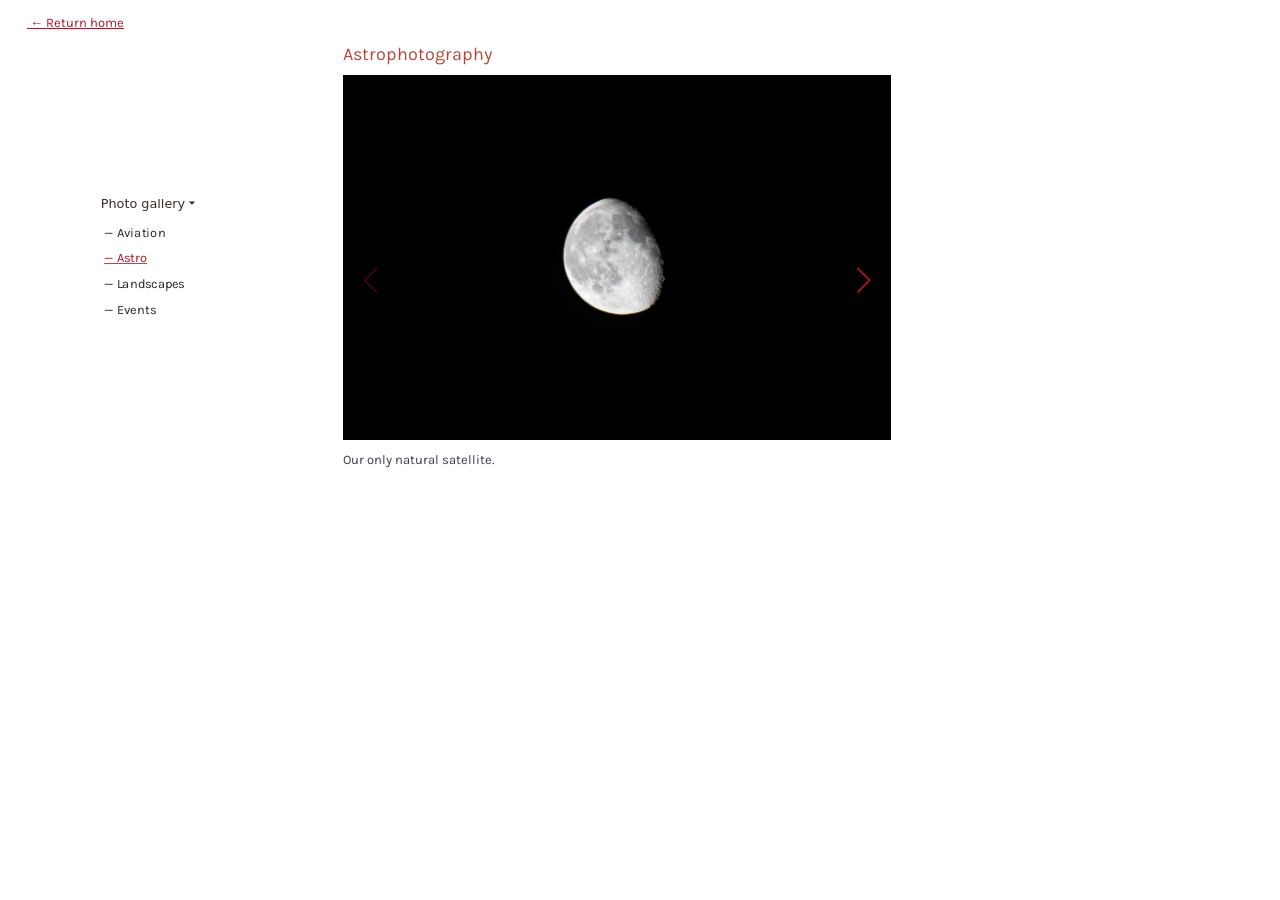
<file: astro.html>
<!DOCTYPE html>
<html data-bs-theme="light" lang="en" style="height: 100%;">

<head>
    <meta charset="utf-8">
    <meta name="viewport" content="width=device-width, initial-scale=1.0, shrink-to-fit=no">
    <title>Astrophotography</title>
    <link rel="icon" type="image/jpeg" sizes="2555x2555" href="assets/img/Final.jpg">
    <link rel="stylesheet" href="assets/bootstrap/css/bootstrap.min.css">
    <link rel="stylesheet" href="https://fonts.googleapis.com/css?family=Adamina&amp;display=swap">
    <link rel="stylesheet" href="https://fonts.googleapis.com/css?family=Karla&amp;display=swap">
    <link rel="stylesheet" href="https://fonts.googleapis.com/css?family=Lora&amp;display=swap">
    <link rel="stylesheet" href="https://fonts.googleapis.com/css?family=Noto+Sans+JP&amp;display=swap">
    <link rel="stylesheet" href="https://fonts.googleapis.com/css?family=Noto+Serif+Georgian&amp;display=swap">
    <link rel="stylesheet" href="https://fonts.googleapis.com/css?family=Open+Sans&amp;display=swap">
    <link rel="stylesheet" href="https://fonts.googleapis.com/css?family=Roboto&amp;display=swap">
    <link rel="stylesheet" href="assets/css/bss-overrides.css">
    <link rel="stylesheet" href="assets/css/./embed/swiper/swiper.min.css">
    <link rel="stylesheet" href="assets/css/Client-Logo-Slider.css">
    <link rel="stylesheet" href="assets/css/Footer-Dark-Multi-Column-icons.css">
    <link rel="stylesheet" href="assets/css/MAV_LanguageSelectButton.css">
    <link rel="stylesheet" href="assets/css/styles.css">
    <link rel="stylesheet" href="assets/css/untitled-3.css">
    <link rel="stylesheet" href="assets/css/untitled-4.css">
    <link rel="stylesheet" href="assets/css/untitled-5.css">
    <link rel="stylesheet" href="assets/css/untitled-6.css">
    <link rel="stylesheet" href="assets/css/untitled-7.css">
</head>

<body>
    <div style="padding-left: 27px;height: 100%;padding-top: 10px;"><a class="font2" href="en/studio.html" style="color: rgb(181,18,35);border: 2px none var(--bs-danger-text-emphasis);">&nbsp;← Return home</a></div>
    <div class="d-flex" style="height: 100%;">
        <div class="container" style="width: 421px;padding-left: 77px;padding-top: 122px;height: 100%;">
            <div id="phogallery" style="padding-top: 30px;transform: scale(1);">
                <div class="dropdown show" id="gallery" style="transform: scale(0.80);"><a class="btn btn-primary dropdown-toggle" data-bs-toggle="dropdown" aria-expanded="true" data-bs-auto-close="false" role="button" style="background: rgba(255,255,255,0);color: rgb(62,42,42);border-radius: 0px;border: 8px none var(--bs-danger-text-emphasis);" href="bridge.html">Photo gallery</a>
                    <div class="dropdown-menu show font2" data-bs-popper="none" style="border-style: none;padding-left: 0px;--bs-primary: #ff5441;--bs-primary-rgb: 255,84,65;padding-top: 0;"><a class="dropdown-item" href="aviation.html">— Aviation</a><a class="dropdown-item" href="astro.html" style="text-decoration: underline;color: #b51223;">— Astro</a><a class="dropdown-item" href="landscapes.html">— Landscapes</a><a class="dropdown-item" href="events.html">— Events</a></div>
                </div>
            </div>
        </div>
        <div class="container-fluid">
            <div id="aviation" style="padding-right: 608px;padding-left: 100px;"><input class="form-control-plaintext font2" type="text" id="title" value="Astrophotography" readonly="" style="color: #b4493a;font-size: 18px;">
                <div></div>
                <div class="swiper" id="swiper-1" data-bss-swiper="{&quot;direction&quot;:&quot;horizontal&quot;,&quot;effect&quot;:&quot;slide&quot;,&quot;pagination&quot;:{&quot;el&quot;:&quot;.swiper-pagination&quot;,&quot;type&quot;:&quot;bullets&quot;},&quot;navigation&quot;:{&quot;nextEl&quot;:&quot;.swiper-button-next&quot;,&quot;prevEl&quot;:&quot;.swiper-button-prev&quot;}}">
                    <div class="swiper-wrapper">
                        <div class="swiper-slide"><img class="img-fluid w-100" width="2244" height="1496" src="assets/img/Gallery/Astro/Moon.jpg" alt="Slide Image">
                            <p class="font2" style="padding-top: 10px;">Our only natural satellite.</p>
                        </div>
                        <div class="swiper-slide"><img class="img-fluid w-100" width="4272" height="2848" src="assets/img/Gallery/Astro/andromeda.jpg" alt="Slide Image">
                            <p class="font2" style="padding-top: 10px;">A photo of a starry night, with the Andromeda Galaxy faintly visible.</p>
                        </div>
                        <div class="swiper-slide"><img class="img-fluid w-100" width="2608" height="1739" src="assets/img/Gallery/Astro/Auroras2IMG_0125.jpg" alt="Slide Image">
                            <p class="font2" style="padding-top: 10px;">A flight path under the auroras.</p>
                        </div>
                        <div class="swiper-slide"><img class="img-fluid w-100" width="4272" height="2848" src="assets/img/Gallery/Astro/29.3.2026_MG_9802.jpg" alt="Slide Image">
                            <p class="font2" style="padding-top: 10px;">B&amp;W image of a starry night.</p>
                        </div>
                        <div class="swiper-slide"><img class="img-fluid w-100" width="3526" height="2351" src="assets/img/Gallery/Astro/Auroras3IMG_0122.jpg" alt="Slide Image">
                            <p class="font2" style="padding-top: 10px;">Intense auroras in Southern Finland.</p>
                        </div>
                    </div>
                    <div>
                        <div class="swiper-button-prev" style="color: #b51223;width: 35px;transform: scale(0.60);"></div>
                        <div class="swiper-button-next" style="color: #b51223;transform: scale(0.60);width: 35px;"></div>
                    </div>
                    <div class="swiper-pagination" style="color: var(--bs-danger-text-emphasis);opacity: 0;"></div>
                </div>
            </div>
        </div>
    </div>
    <script src="assets/bootstrap/js/bootstrap.min.js"></script>
    <script src="assets/js/./embed/swiper/swiper.min.js"></script>
    <script src="assets/js/bs-init.js"></script>
    <script src="assets/js/Client-Logo-Slider-client-slider.js"></script>
</body>

</html>
</file>
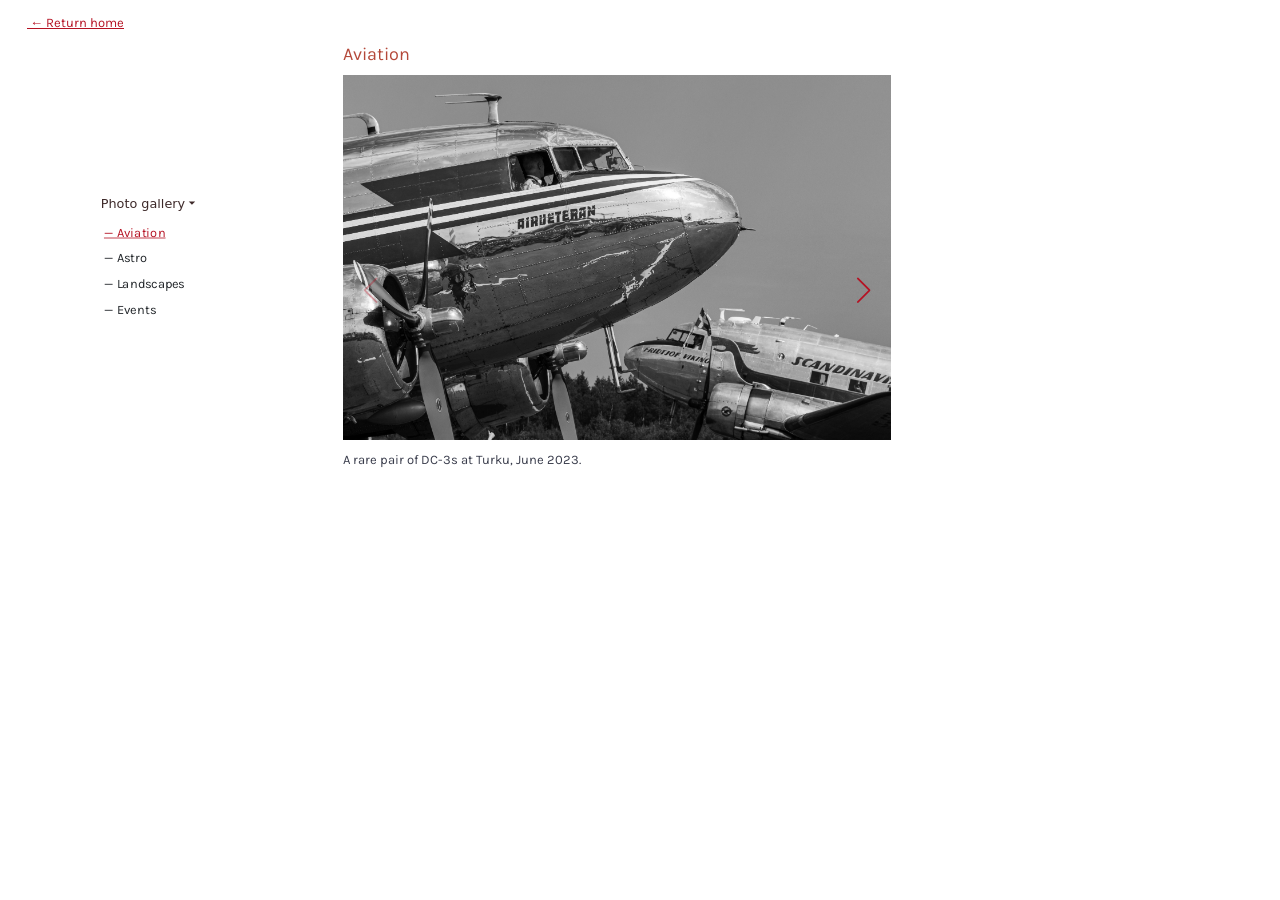
<file: aviation.html>
<!DOCTYPE html>
<html data-bs-theme="light" lang="en" style="height: 100%;">

<head>
    <meta charset="utf-8">
    <meta name="viewport" content="width=device-width, initial-scale=1.0, shrink-to-fit=no">
    <title>Aviation</title>
    <link rel="icon" type="image/jpeg" sizes="2555x2555" href="assets/img/Final.jpg">
    <link rel="stylesheet" href="assets/bootstrap/css/bootstrap.min.css">
    <link rel="stylesheet" href="https://fonts.googleapis.com/css?family=Adamina&amp;display=swap">
    <link rel="stylesheet" href="https://fonts.googleapis.com/css?family=Karla&amp;display=swap">
    <link rel="stylesheet" href="https://fonts.googleapis.com/css?family=Lora&amp;display=swap">
    <link rel="stylesheet" href="https://fonts.googleapis.com/css?family=Noto+Sans+JP&amp;display=swap">
    <link rel="stylesheet" href="https://fonts.googleapis.com/css?family=Noto+Serif+Georgian&amp;display=swap">
    <link rel="stylesheet" href="https://fonts.googleapis.com/css?family=Open+Sans&amp;display=swap">
    <link rel="stylesheet" href="https://fonts.googleapis.com/css?family=Roboto&amp;display=swap">
    <link rel="stylesheet" href="assets/css/bss-overrides.css">
    <link rel="stylesheet" href="assets/css/./embed/swiper/swiper.min.css">
    <link rel="stylesheet" href="assets/css/Client-Logo-Slider.css">
    <link rel="stylesheet" href="assets/css/Footer-Dark-Multi-Column-icons.css">
    <link rel="stylesheet" href="assets/css/MAV_LanguageSelectButton.css">
    <link rel="stylesheet" href="assets/css/styles.css">
    <link rel="stylesheet" href="assets/css/untitled-3.css">
    <link rel="stylesheet" href="assets/css/untitled-4.css">
    <link rel="stylesheet" href="assets/css/untitled-5.css">
    <link rel="stylesheet" href="assets/css/untitled-6.css">
    <link rel="stylesheet" href="assets/css/untitled-7.css">
</head>

<body>
    <div style="padding-left: 27px;height: 100%;padding-top: 10px;"><a class="font2" href="en/studio.html" style="color: rgb(181,18,35);border: 2px none var(--bs-danger-text-emphasis);">&nbsp;← Return home</a></div>
    <div class="d-flex" style="height: 100%;">
        <div class="container justify-content-evenly" style="width: 421px;padding-left: 77px;padding-top: 122px;height: 100%;">
            <div id="phogallery" style="padding-top: 30px;transform: scale(1);">
                <div class="dropdown show" id="gallery" style="transform: scale(0.80);"><a class="btn btn-primary dropdown-toggle" data-bs-toggle="dropdown" aria-expanded="true" data-bs-auto-close="false" role="button" style="background: rgba(255,255,255,0);color: rgb(62,42,42);border-radius: 0px;border: 3px none var(--bs-danger-text-emphasis) ;" href="bridge.html">Photo gallery</a>
                    <div class="dropdown-menu show font2" data-bs-popper="none" style="border-style: none;padding-left: 0px;--bs-primary: #ff5441;--bs-primary-rgb: 255,84,65;padding-top: 0;"><a class="dropdown-item" href="aviation.html" style="color: rgb(181,18,35);"><span style="text-decoration: underline;">— Aviation</span></a><a class="dropdown-item" href="astro.html">— Astro</a><a class="dropdown-item" href="landscapes.html">— Landscapes</a><a class="dropdown-item" href="events.html">— Events</a></div>
                </div>
            </div>
        </div>
        <div class="container-fluid">
            <div id="aviation" style="padding-right: 608px;padding-left: 100px;"><input class="form-control-plaintext font2" type="text" id="title" value="Aviation" readonly="" style="color: #b4493a;font-size: 18px;">
                <div></div>
                <div class="swiper" id="swiper-1" data-bss-swiper="{&quot;direction&quot;:&quot;horizontal&quot;,&quot;effect&quot;:&quot;slide&quot;,&quot;pagination&quot;:{&quot;el&quot;:&quot;.swiper-pagination&quot;,&quot;type&quot;:&quot;bullets&quot;},&quot;navigation&quot;:{&quot;nextEl&quot;:&quot;.swiper-button-next&quot;,&quot;prevEl&quot;:&quot;.swiper-button-prev&quot;}}">
                    <div class="swiper-wrapper">
                        <div class="swiper-slide"><img class="img-fluid w-100" width="3832" height="2555" src="assets/img/Gallery/Aviation/OH-LCH-SE-CFP.jpg" alt="Slide Image">
                            <p class="font2" style="padding-top: 10px;">A rare pair of DC-3s at Turku, June 2023.</p>
                        </div>
                        <div class="swiper-slide"><img class="img-fluid w-100" width="3461" height="2308" src="assets/img/Gallery/Aviation/SAS%20CRJ%20ES-ACJ%20JP%20(1).jpg" alt="Slide Image">
                            <p class="font2" style="padding-top: 10px;">A SAS CRJ departs into the golden-hour sunset at Helsinki Airport, March 2024.</p>
                        </div>
                        <div class="swiper-slide"><img class="img-fluid w-100" width="1500" height="1000" src="assets/img/Gallery/Aviation/V2/4.9.2024.jpg" alt="Slide Image">
                            <p class="font2" style="padding-top: 10px;">An Air France A220 arriving to it's gate, Helsinki Airport, October 2024.</p>
                        </div>
                        <div class="swiper-slide"><img class="img-fluid w-100" width="3160" height="2107" src="assets/img/Gallery/Aviation/V2/coolpicIMG_5040.jpg" alt="Slide Image">
                            <p class="font2" style="padding-top: 10px;">An ATR-72 on final approach during a winter sunset at Helsinki Airport, November 2025.</p>
                        </div>
                        <div class="swiper-slide"><img class="img-fluid w-100" width="3485" height="2323" src="assets/img/Gallery/Aviation/V2/DKH%20B789%20B-209R%202_1.jpg" alt="Slide Image">
                            <p class="font2" style="padding-top: 10px;">A Juneyao Dreamliner departs Helsinki Airport in golden-hour light, October 2023.</p>
                        </div>
                        <div class="swiper-slide"><img class="img-fluid w-100" width="1763" height="1175" src="assets/img/Gallery/Aviation/V2/Hornet3B.jpg" alt="Slide Image">
                            <p class="font2" style="padding-top: 10px;">A Finnish Airforce F-18C Hornet turning and burning at Vaasa Airshow, June 2024.</p>
                        </div>
                        <div class="swiper-slide"><img class="img-fluid w-100" width="2493" height="1662" src="assets/img/Gallery/Aviation/V2/EFHF_MG_9231_2.jpg" alt="Slide Image">
                            <p class="font2" style="padding-top: 10px;">A gathering of old cars at Helsinki-Malmi Airport, May 2025.</p>
                        </div>
                        <div class="swiper-slide"><img class="img-fluid w-100" width="3553" height="2221" src="assets/img/Gallery/Aviation/V2/1.2.jpg" alt="Slide Image">
                            <p class="font2" style="padding-top: 10px;">An A321 departs during sunset, with the last bits of snow still on the ground, March 2024.</p>
                        </div>
                        <div class="swiper-slide"><img class="img-fluid w-100" width="3108" height="2072" src="assets/img/Gallery/Aviation/V2/AF1%2092-2900%20VC-25A-3.jpg" alt="Slide Image">
                            <p class="font2" style="padding-top: 10px;">A rare VC-25A (modifed&nbsp;747-2G4B ), callsign "Air Force One" arriving at Helsinki Airport, brining president Joe Biden to attend the 2023 Nordic Leaders Summit, July 2023.</p>
                        </div>
                        <div class="swiper-slide"><img class="img-fluid w-100" width="1500" height="1000" src="assets/img/Gallery/Aviation/V2/20.6.2024.jpg" alt="Slide Image">
                            <p class="font2" style="padding-top: 10px;">A now-retired Icelandair Boeing 757-300 landing at gusty Helsinki Airport, June 2024.</p>
                        </div>
                        <div class="swiper-slide"><img class="img-fluid w-100" width="2325" height="1550" src="assets/img/Gallery/Aviation/V2/BAF%20F-16%20FA-87%201.jpg" alt="Slide Image">
                            <p class="font2" style="padding-top: 10px;">Belgium Viper showing off at Turku Airshow! June 2023.</p>
                        </div>
                        <div class="swiper-slide"><img class="img-fluid w-100" width="3815" height="2543" src="assets/img/Gallery/Aviation/V2/OH-LWL_MG_1505-Enhanced-NR.jpg" alt="Slide Image">
                            <p class="font2" style="padding-top: 10px;">The iconic Marimekko "Kivet" livery at Helsinki Airport, January 2024.</p>
                        </div>
                        <div class="swiper-slide"><img class="img-fluid w-100" width="2051" height="1367" src="assets/img/Gallery/Aviation/V2/HawkIMG_7014-Enhanced-NR.jpg" alt="Slide Image">
                            <p class="font2" style="padding-top: 10px;">BAe Hawk before touchdown at Turku Airshow, June 2023.</p>
                        </div>
                        <div class="swiper-slide"><img class="img-fluid w-100" width="3157" height="1973" src="assets/img/Gallery/Aviation/V2/2.jpg" alt="Slide Image">
                            <p class="font2" style="padding-top: 10px;">A Finnair A350 departing Helsinki Airport, with the Kivistö urban area behind, October 2025.</p>
                        </div>
                    </div>
                    <div>
                        <div class="swiper-button-prev" style="color: #b51223;width: 35px;transform: scale(0.60);"></div>
                        <div class="swiper-button-next" style="color: #b51223;transform: scale(0.60);width: 35px;"></div>
                    </div>
                    <div class="swiper-pagination" style="color: var(--bs-danger-text-emphasis);opacity: 0;"></div>
                </div>
            </div>
        </div>
    </div>
    <script src="assets/bootstrap/js/bootstrap.min.js"></script>
    <script src="assets/js/./embed/swiper/swiper.min.js"></script>
    <script src="assets/js/bs-init.js"></script>
    <script src="assets/js/Client-Logo-Slider-client-slider.js"></script>
</body>

</html>
</file>
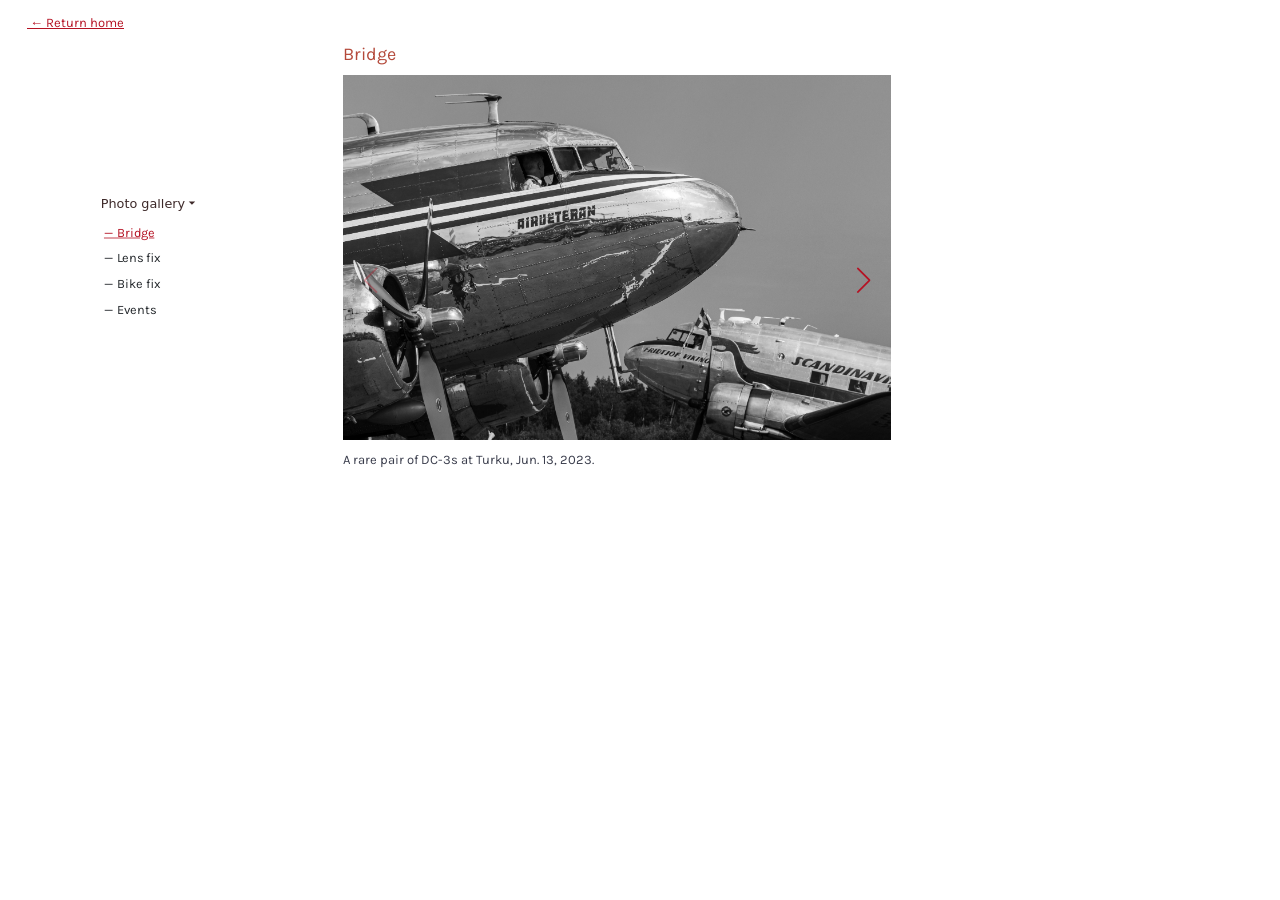
<file: bridge.html>
<!DOCTYPE html>
<html data-bs-theme="light" lang="en" style="height: 100%;">

<head>
    <meta charset="utf-8">
    <meta name="viewport" content="width=device-width, initial-scale=1.0, shrink-to-fit=no">
    <title>Studio - Yvaristil</title>
    <link rel="icon" type="image/jpeg" sizes="2555x2555" href="assets/img/Final.jpg">
    <link rel="stylesheet" href="assets/bootstrap/css/bootstrap.min.css">
    <link rel="stylesheet" href="https://fonts.googleapis.com/css?family=Adamina&amp;display=swap">
    <link rel="stylesheet" href="https://fonts.googleapis.com/css?family=Karla&amp;display=swap">
    <link rel="stylesheet" href="https://fonts.googleapis.com/css?family=Lora&amp;display=swap">
    <link rel="stylesheet" href="https://fonts.googleapis.com/css?family=Noto+Sans+JP&amp;display=swap">
    <link rel="stylesheet" href="https://fonts.googleapis.com/css?family=Noto+Serif+Georgian&amp;display=swap">
    <link rel="stylesheet" href="https://fonts.googleapis.com/css?family=Open+Sans&amp;display=swap">
    <link rel="stylesheet" href="https://fonts.googleapis.com/css?family=Roboto&amp;display=swap">
    <link rel="stylesheet" href="assets/css/bss-overrides.css">
    <link rel="stylesheet" href="assets/css/./embed/swiper/swiper.min.css">
    <link rel="stylesheet" href="assets/css/Client-Logo-Slider.css">
    <link rel="stylesheet" href="assets/css/Footer-Dark-Multi-Column-icons.css">
    <link rel="stylesheet" href="assets/css/MAV_LanguageSelectButton.css">
    <link rel="stylesheet" href="assets/css/styles.css">
    <link rel="stylesheet" href="assets/css/untitled-3.css">
    <link rel="stylesheet" href="assets/css/untitled-4.css">
    <link rel="stylesheet" href="assets/css/untitled-5.css">
    <link rel="stylesheet" href="assets/css/untitled-6.css">
    <link rel="stylesheet" href="assets/css/untitled-7.css">
</head>

<body>
    <div style="padding-left: 27px;height: 100%;padding-top: 10px;"><a class="font2" href="en/studio.html" style="color: rgb(181,18,35);border: 2px none var(--bs-danger-text-emphasis);">&nbsp;← Return home</a></div>
    <div class="d-flex" style="height: 100%;">
        <div class="container justify-content-evenly" style="width: 421px;padding-left: 77px;padding-top: 122px;height: 100%;">
            <div id="phogallery" style="padding-top: 30px;transform: scale(1);">
                <div class="dropdown show" id="gallery" style="transform: scale(0.80);"><a class="btn btn-primary dropdown-toggle" data-bs-toggle="dropdown" aria-expanded="true" data-bs-auto-close="false" role="button" style="background: rgba(255,255,255,0);color: rgb(62,42,42);border-radius: 0px;border: 3px none var(--bs-danger-text-emphasis) ;" href="bridge.html">Photo gallery</a>
                    <div class="dropdown-menu show font2" data-bs-popper="none" style="border-style: none;padding-left: 0px;--bs-primary: #ff5441;--bs-primary-rgb: 255,84,65;padding-top: 0;"><a class="dropdown-item" href="bridge.html" style="color: rgb(181,18,35);"><span style="text-decoration: underline;">— Bridge</span></a><a class="dropdown-item" href="astro.html">— Lens fix</a><a class="dropdown-item" href="landscapes.html">— Bike fix</a><a class="dropdown-item" href="events.html">— Events</a></div>
                </div>
            </div>
        </div>
        <div class="container-fluid">
            <div id="aviation" style="padding-right: 608px;padding-left: 100px;"><input class="form-control-plaintext font2" type="text" id="title" value="Bridge" readonly="" style="color: #b4493a;font-size: 18px;">
                <div></div>
                <div class="swiper" id="swiper-1" data-bss-swiper="{&quot;direction&quot;:&quot;horizontal&quot;,&quot;effect&quot;:&quot;slide&quot;,&quot;pagination&quot;:{&quot;el&quot;:&quot;.swiper-pagination&quot;,&quot;type&quot;:&quot;bullets&quot;},&quot;navigation&quot;:{&quot;nextEl&quot;:&quot;.swiper-button-next&quot;,&quot;prevEl&quot;:&quot;.swiper-button-prev&quot;}}">
                    <div class="swiper-wrapper">
                        <div class="swiper-slide"><img class="img-fluid w-100" width="3832" height="2555" src="assets/img/Gallery/Aviation/OH-LCH-SE-CFP.jpg" alt="Slide Image">
                            <p class="font2" style="padding-top: 10px;">A rare pair of DC-3s at Turku, Jun. 13, 2023.</p>
                        </div>
                        <div class="swiper-slide"><img class="img-fluid w-100" width="3461" height="2308" src="assets/img/Gallery/Aviation/SAS%20CRJ%20ES-ACJ%20JP%20(1).jpg" alt="Slide Image">
                            <p class="font2" style="padding-top: 10px;">A SAS CRJ departs into the golden-hour sunset, Mar. 7 2024.</p>
                        </div>
                        <div class="swiper-slide"><img class="img-fluid w-100" width="4115" height="2315" src="assets/img/Gallery/Aviation/3V.jpg" alt="Slide Image">
                            <p class="font2" style="padding-top: 10px;">A friendly first-officer waves at spotters during an airshow at Vaasa, June 24 2024</p>
                        </div>
                    </div>
                    <div>
                        <div class="swiper-button-prev" style="color: #b51223;width: 35px;transform: scale(0.60);"></div>
                        <div class="swiper-button-next" style="color: #b51223;transform: scale(0.60);width: 35px;"></div>
                    </div>
                    <div class="swiper-pagination" style="color: var(--bs-danger-text-emphasis);opacity: 0;"></div>
                </div>
            </div>
        </div>
    </div>
    <script src="assets/bootstrap/js/bootstrap.min.js"></script>
    <script src="assets/js/./embed/swiper/swiper.min.js"></script>
    <script src="assets/js/bs-init.js"></script>
    <script src="assets/js/Client-Logo-Slider-client-slider.js"></script>
</body>

</html>
</file>
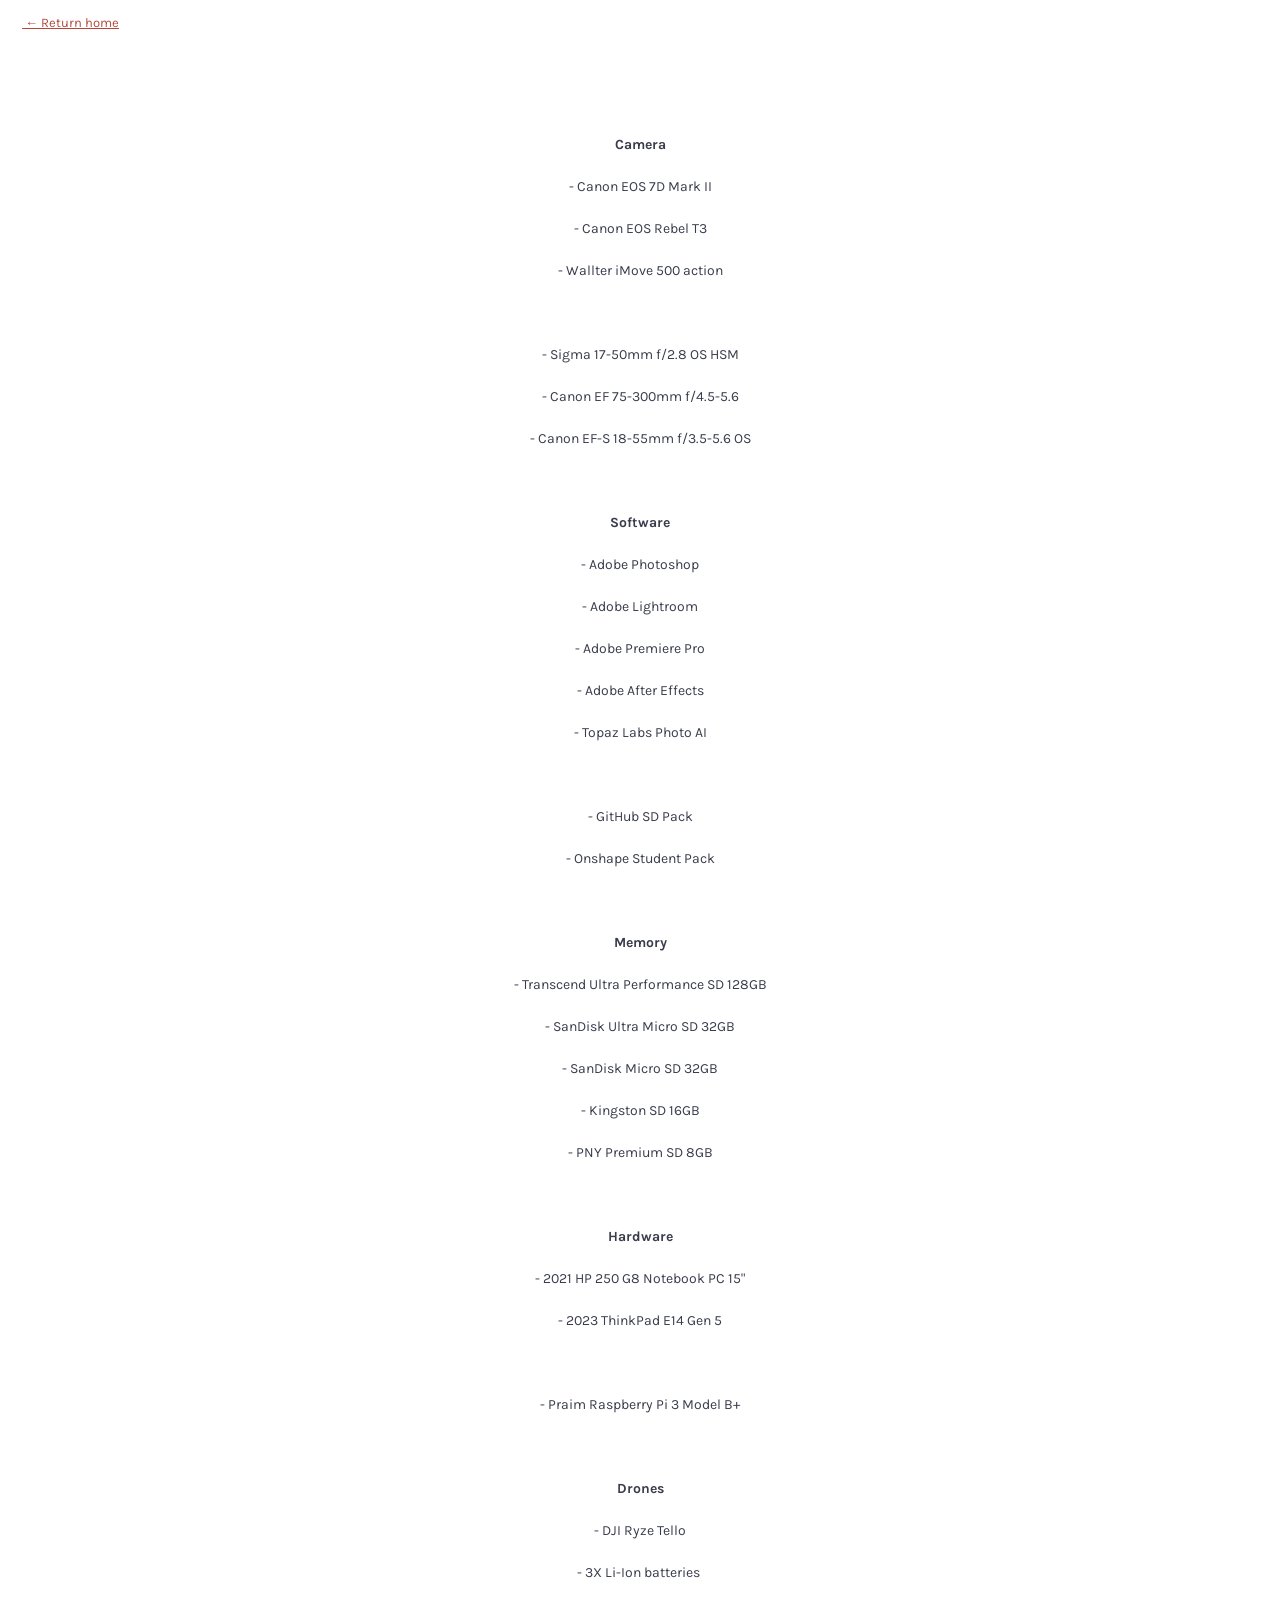
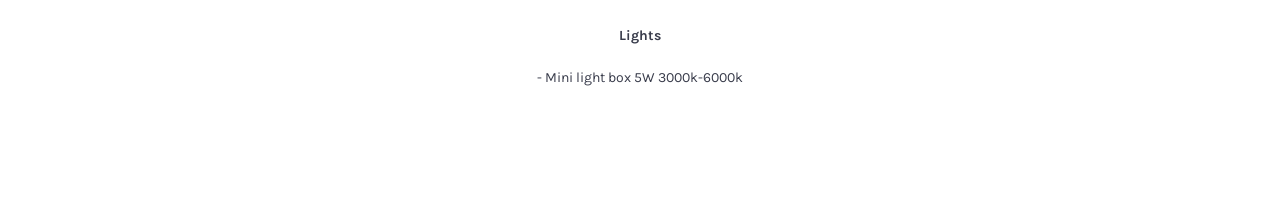
<file: gear.html>
<!DOCTYPE html>
<html data-bs-theme="light" lang="en">

<head>
    <meta charset="utf-8">
    <meta name="viewport" content="width=device-width, initial-scale=1.0, shrink-to-fit=no">
    <title>Gear</title>
    <link rel="icon" type="image/jpeg" sizes="2555x2555" href="assets/img/Final.jpg">
    <link rel="stylesheet" href="assets/bootstrap/css/bootstrap.min.css">
    <link rel="stylesheet" href="https://fonts.googleapis.com/css?family=Adamina&amp;display=swap">
    <link rel="stylesheet" href="https://fonts.googleapis.com/css?family=Karla&amp;display=swap">
    <link rel="stylesheet" href="https://fonts.googleapis.com/css?family=Lora&amp;display=swap">
    <link rel="stylesheet" href="https://fonts.googleapis.com/css?family=Noto+Sans+JP&amp;display=swap">
    <link rel="stylesheet" href="https://fonts.googleapis.com/css?family=Noto+Serif+Georgian&amp;display=swap">
    <link rel="stylesheet" href="https://fonts.googleapis.com/css?family=Open+Sans&amp;display=swap">
    <link rel="stylesheet" href="https://fonts.googleapis.com/css?family=Roboto&amp;display=swap">
    <link rel="stylesheet" href="assets/css/bss-overrides.css">
    <link rel="stylesheet" href="assets/css/Client-Logo-Slider.css">
    <link rel="stylesheet" href="assets/css/Footer-Dark-Multi-Column-icons.css">
    <link rel="stylesheet" href="assets/css/MAV_LanguageSelectButton.css">
    <link rel="stylesheet" href="assets/css/styles.css">
    <link rel="stylesheet" href="assets/css/untitled-3.css">
    <link rel="stylesheet" href="assets/css/untitled-4.css">
    <link rel="stylesheet" href="assets/css/untitled-5.css">
    <link rel="stylesheet" href="assets/css/untitled-6.css">
    <link rel="stylesheet" href="assets/css/untitled-7.css">
</head>

<body>
    <div style="padding-top: 10px;padding-left: 22px;"><a class="font2" href="en/studio.html" style="color: rgb(180,73,58);">&nbsp;← Return home</a></div>
    <div style="padding-top: 100px;text-align: center;padding-bottom: 100px;">
        <p class="font2" style="text-align: center;font-size: 14px;"><strong>Camera</strong><br><br>- Canon EOS 7D Mark II<br><br>- Canon EOS Rebel T3<br><br>- Wallter iMove 500 action<br><br><br><br>- Sigma 17-50mm f/2.8 OS HSM<br><br>- Canon EF 75-300mm f/4.5-5.6<br><br>- Canon EF-S 18-55mm f/3.5-5.6 OS<br><br><br><br><strong>Software</strong><br><br>- Adobe Photoshop<br><br>- Adobe Lightroom<br><br>- Adobe Premiere Pro<br><br>- Adobe After Effects<br><br>- Topaz Labs Photo AI<br><br><br><br>- GitHub SD Pack<br><br>- Onshape Student Pack<br><br><br><br><strong>Memory</strong><br><br>- Transcend Ultra Performance SD 128GB<br><br>- SanDisk Ultra Micro SD 32GB<br><br>- SanDisk Micro SD 32GB<br><br>- Kingston SD 16GB<br><br>- PNY Premium SD 8GB<br><br><br><br><strong>Hardware</strong><br><br>- 2021 HP 250 G8 Notebook PC 15"<br><br>- 2023 ThinkPad E14 Gen 5<br><br><br><br>- Praim Raspberry Pi 3 Model B+<br><br><br><br><strong>Drones</strong><br><br>- DJI Ryze Tello<br><br>- 3X Li-Ion batteries&nbsp;<br><br><br><strong>Lights</strong><br><br>- Mini light box 5W 3000k-6000k</p>
    </div>
    <script src="assets/bootstrap/js/bootstrap.min.js"></script>
    <script src="assets/js/bs-init.js"></script>
    <script src="assets/js/Client-Logo-Slider-client-slider.js"></script>
</body>

</html>
</file>
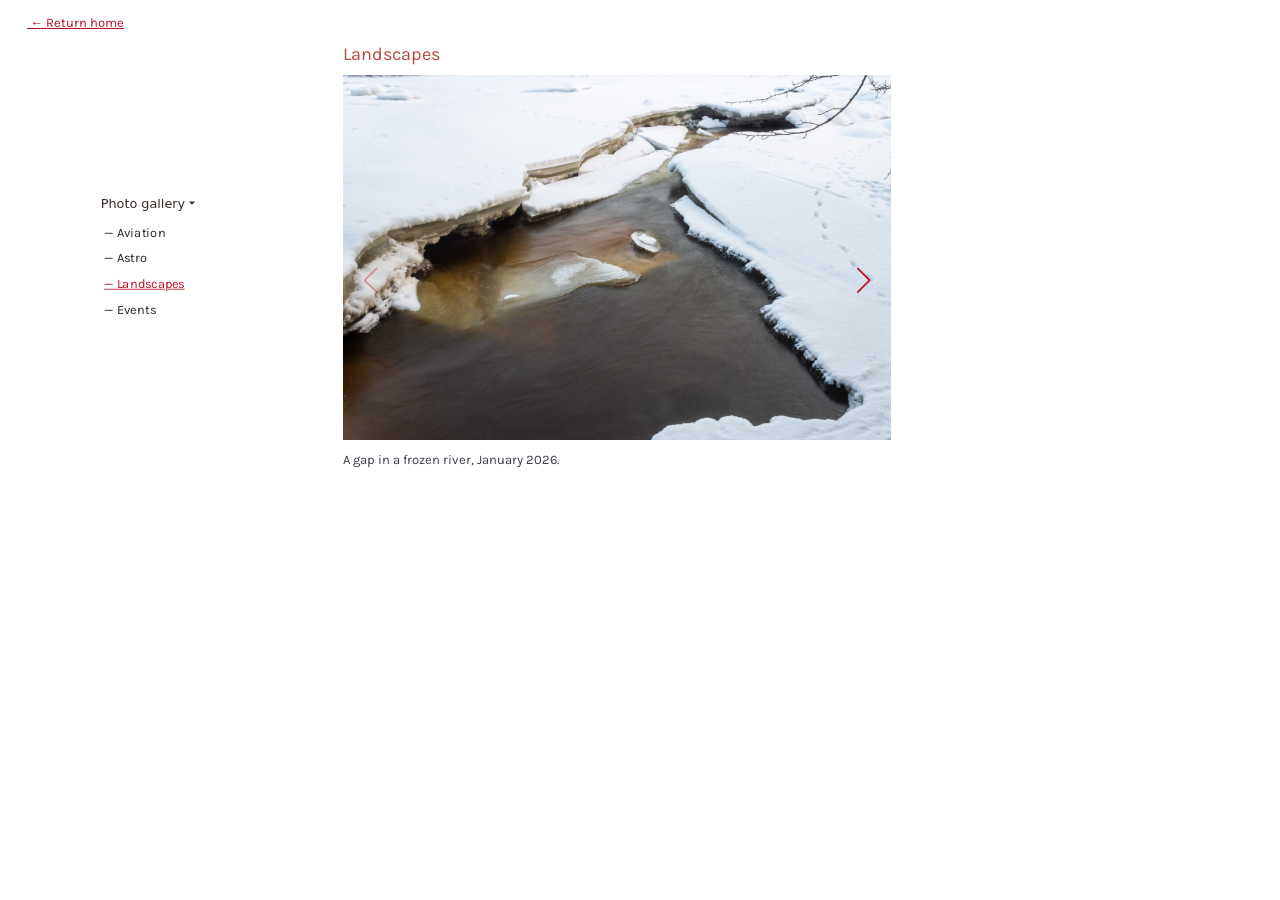
<file: landscapes.html>
<!DOCTYPE html>
<html data-bs-theme="light" lang="en" style="height: 100%;">

<head>
    <meta charset="utf-8">
    <meta name="viewport" content="width=device-width, initial-scale=1.0, shrink-to-fit=no">
    <title>Landscapes</title>
    <link rel="icon" type="image/jpeg" sizes="2555x2555" href="assets/img/Final.jpg">
    <link rel="stylesheet" href="assets/bootstrap/css/bootstrap.min.css">
    <link rel="stylesheet" href="https://fonts.googleapis.com/css?family=Adamina&amp;display=swap">
    <link rel="stylesheet" href="https://fonts.googleapis.com/css?family=Karla&amp;display=swap">
    <link rel="stylesheet" href="https://fonts.googleapis.com/css?family=Lora&amp;display=swap">
    <link rel="stylesheet" href="https://fonts.googleapis.com/css?family=Noto+Sans+JP&amp;display=swap">
    <link rel="stylesheet" href="https://fonts.googleapis.com/css?family=Noto+Serif+Georgian&amp;display=swap">
    <link rel="stylesheet" href="https://fonts.googleapis.com/css?family=Open+Sans&amp;display=swap">
    <link rel="stylesheet" href="https://fonts.googleapis.com/css?family=Roboto&amp;display=swap">
    <link rel="stylesheet" href="assets/css/bss-overrides.css">
    <link rel="stylesheet" href="assets/css/./embed/swiper/swiper.min.css">
    <link rel="stylesheet" href="assets/css/Client-Logo-Slider.css">
    <link rel="stylesheet" href="assets/css/Footer-Dark-Multi-Column-icons.css">
    <link rel="stylesheet" href="assets/css/MAV_LanguageSelectButton.css">
    <link rel="stylesheet" href="assets/css/styles.css">
    <link rel="stylesheet" href="assets/css/untitled-3.css">
    <link rel="stylesheet" href="assets/css/untitled-4.css">
    <link rel="stylesheet" href="assets/css/untitled-5.css">
    <link rel="stylesheet" href="assets/css/untitled-6.css">
    <link rel="stylesheet" href="assets/css/untitled-7.css">
</head>

<body>
    <div style="padding-left: 27px;height: 100%;padding-top: 10px;"><a class="font2" href="en/studio.html" style="color: rgb(181,18,35);border: 2px none var(--bs-danger-text-emphasis);">&nbsp;← Return home</a></div>
    <div class="d-flex" style="height: 100%;">
        <div class="container" style="width: 421px;padding-left: 77px;padding-top: 122px;height: 100%;">
            <div id="phogallery" style="padding-top: 30px;transform: scale(1);">
                <div class="dropdown show" id="gallery" style="transform: scale(0.80);"><a class="btn btn-primary dropdown-toggle" data-bs-toggle="dropdown" aria-expanded="true" data-bs-auto-close="false" role="button" style="background: rgba(255,255,255,0);color: rgb(62,42,42);border-radius: 0px;border: 8px none var(--bs-danger-text-emphasis);" href="bridge.html">Photo gallery</a>
                    <div class="dropdown-menu show font2" data-bs-popper="none" style="border-style: none;padding-left: 0px;--bs-primary: #ff5441;--bs-primary-rgb: 255,84,65;padding-top: 0;"><a class="dropdown-item" href="aviation.html">— Aviation</a><a class="dropdown-item" href="astro.html">— Astro</a><a class="dropdown-item" href="landscapes.html" style="text-decoration: underline;color: #b51223;">— Landscapes</a><a class="dropdown-item" href="events.html">— Events</a></div>
                </div>
            </div>
        </div>
        <div class="container-fluid">
            <div id="landscapes" style="padding-right: 608px;padding-left: 100px;"><input class="form-control-plaintext font2" type="text" id="title" value="Landscapes" readonly="" style="color: #b4493a;font-size: 18px;">
                <div></div>
                <div class="swiper" id="swiper-1" data-bss-swiper="{&quot;direction&quot;:&quot;horizontal&quot;,&quot;effect&quot;:&quot;slide&quot;,&quot;pagination&quot;:{&quot;el&quot;:&quot;.swiper-pagination&quot;,&quot;type&quot;:&quot;bullets&quot;},&quot;navigation&quot;:{&quot;nextEl&quot;:&quot;.swiper-button-next&quot;,&quot;prevEl&quot;:&quot;.swiper-button-prev&quot;}}">
                    <div class="swiper-wrapper">
                        <div class="swiper-slide"><img class="img-fluid w-100" width="3688" height="2459" src="assets/img/Gallery/Aviation/TalvimetsäIMG_7699.jpg" alt="Slide Image">
                            <p class="font2" style="padding-top: 10px;">A gap in a frozen river, January 2026.</p>
                        </div>
                        <div class="swiper-slide"><img class="img-fluid w-100" width="3237" height="2158" src="assets/img/Gallery/Aviation/Leikkuupuimuri%203.jpg" alt="Slide Image">
                            <p class="font2" style="padding-top: 10px;">Crop harvesting, September 2023.</p>
                        </div>
                        <div class="swiper-slide"><img class="img-fluid w-100" width="3968" height="2645" src="assets/img/Gallery/Aviation/PeltoIMG_0066.jpg" alt="Slide Image">
                            <p class="font2" style="padding-top: 10px;">Newly cut logs in piles,&nbsp;</p>
                        </div>
                        <div class="swiper-slide"><img class="img-fluid w-100" width="2913" height="1942" src="assets/img/Gallery/Aviation/16.10.24.jpg" alt="Slide Image">
                            <p class="font2" style="padding-top: 10px;">The morning mist floats on top a farm field, Oct. 16 2024</p>
                        </div>
                        <div class="swiper-slide"><img class="img-fluid w-100" width="2512" height="1675" src="assets/img/Gallery/Aviation/Mirri_MG_5377.jpg" alt="Slide Image">
                            <p class="font2" style="padding-top: 10px;">An orange cat sitting in the field, July 31, 2023.</p>
                        </div>
                        <div class="swiper-slide"><img class="img-fluid w-100" width="4272" height="2848" src="assets/img/Gallery/Aviation/TalvimetsäIMG_7679.jpg" alt="Slide Image">
                            <p class="font2" style="padding-top: 10px;">A river in a frozen forest, January 2026.</p>
                        </div>
                        <div class="swiper-slide"><img class="img-fluid w-100" width="2362" height="1575" src="assets/img/Gallery/Aviation/HevosetIMG_3676.jpg" alt="Slide Image">
                            <p class="font2" style="padding-top: 10px;">Backlit horses, October 2024</p>
                        </div>
                    </div>
                    <div>
                        <div class="swiper-button-prev" style="color: #b51223;width: 35px;transform: scale(0.60);"></div>
                        <div class="swiper-button-next" style="color: #b51223;transform: scale(0.60);width: 35px;"></div>
                    </div>
                    <div class="swiper-pagination" style="color: var(--bs-danger-text-emphasis);opacity: 0;"></div>
                </div>
            </div>
        </div>
    </div>
    <script src="assets/bootstrap/js/bootstrap.min.js"></script>
    <script src="assets/js/./embed/swiper/swiper.min.js"></script>
    <script src="assets/js/bs-init.js"></script>
    <script src="assets/js/Client-Logo-Slider-client-slider.js"></script>
</body>

</html>
</file>
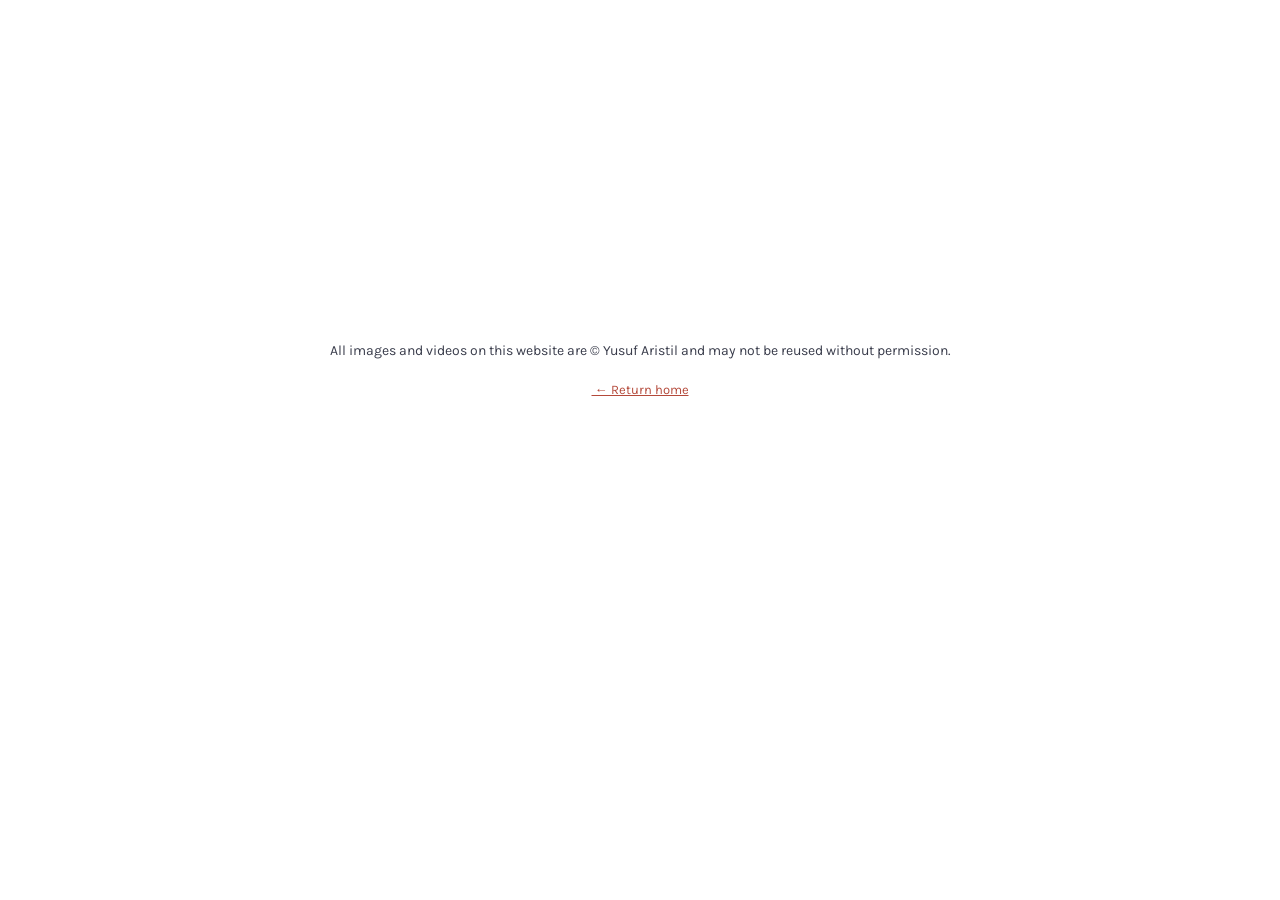
<file: en/tos.html>
<!DOCTYPE html>
<html data-bs-theme="light" lang="en">

<head>
    <meta charset="utf-8">
    <meta name="viewport" content="width=device-width, initial-scale=1.0, shrink-to-fit=no">
    <title>Legal</title>
    <link rel="icon" type="image/jpeg" sizes="2555x2555" href="../assets/img/Final.jpg">
    <link rel="stylesheet" href="../assets/bootstrap/css/bootstrap.min.css">
    <link rel="stylesheet" href="https://fonts.googleapis.com/css?family=Adamina&amp;display=swap">
    <link rel="stylesheet" href="https://fonts.googleapis.com/css?family=Karla&amp;display=swap">
    <link rel="stylesheet" href="https://fonts.googleapis.com/css?family=Lora&amp;display=swap">
    <link rel="stylesheet" href="https://fonts.googleapis.com/css?family=Noto+Sans+JP&amp;display=swap">
    <link rel="stylesheet" href="https://fonts.googleapis.com/css?family=Noto+Serif+Georgian&amp;display=swap">
    <link rel="stylesheet" href="https://fonts.googleapis.com/css?family=Open+Sans&amp;display=swap">
    <link rel="stylesheet" href="https://fonts.googleapis.com/css?family=Roboto&amp;display=swap">
    <link rel="stylesheet" href="../assets/css/bss-overrides.css">
    <link rel="stylesheet" href="../assets/css/Client-Logo-Slider.css">
    <link rel="stylesheet" href="../assets/css/Footer-Dark-Multi-Column-icons.css">
    <link rel="stylesheet" href="../assets/css/MAV_LanguageSelectButton.css">
    <link rel="stylesheet" href="../assets/css/styles.css">
    <link rel="stylesheet" href="../assets/css/untitled-3.css">
    <link rel="stylesheet" href="../assets/css/untitled-4.css">
    <link rel="stylesheet" href="../assets/css/untitled-5.css">
    <link rel="stylesheet" href="../assets/css/untitled-6.css">
    <link rel="stylesheet" href="../assets/css/untitled-7.css">
</head>

<body>
    <div style="padding-top: 340px;text-align: center;">
        <p class="font2" style="text-align: center;font-size: 14px;">All images and videos on this website are © Yusuf Aristil and may not be reused without permission.</p><a class="font2" href="studio.html" style="color: rgb(180,73,58);">&nbsp;← Return home</a>
    </div>
    <div style="padding-left: 27px;padding-top: 10px;"></div>
    <script src="../assets/bootstrap/js/bootstrap.min.js"></script>
    <script src="../assets/js/bs-init.js"></script>
    <script src="../assets/js/Client-Logo-Slider-client-slider.js"></script>
</body>

</html>
</file>
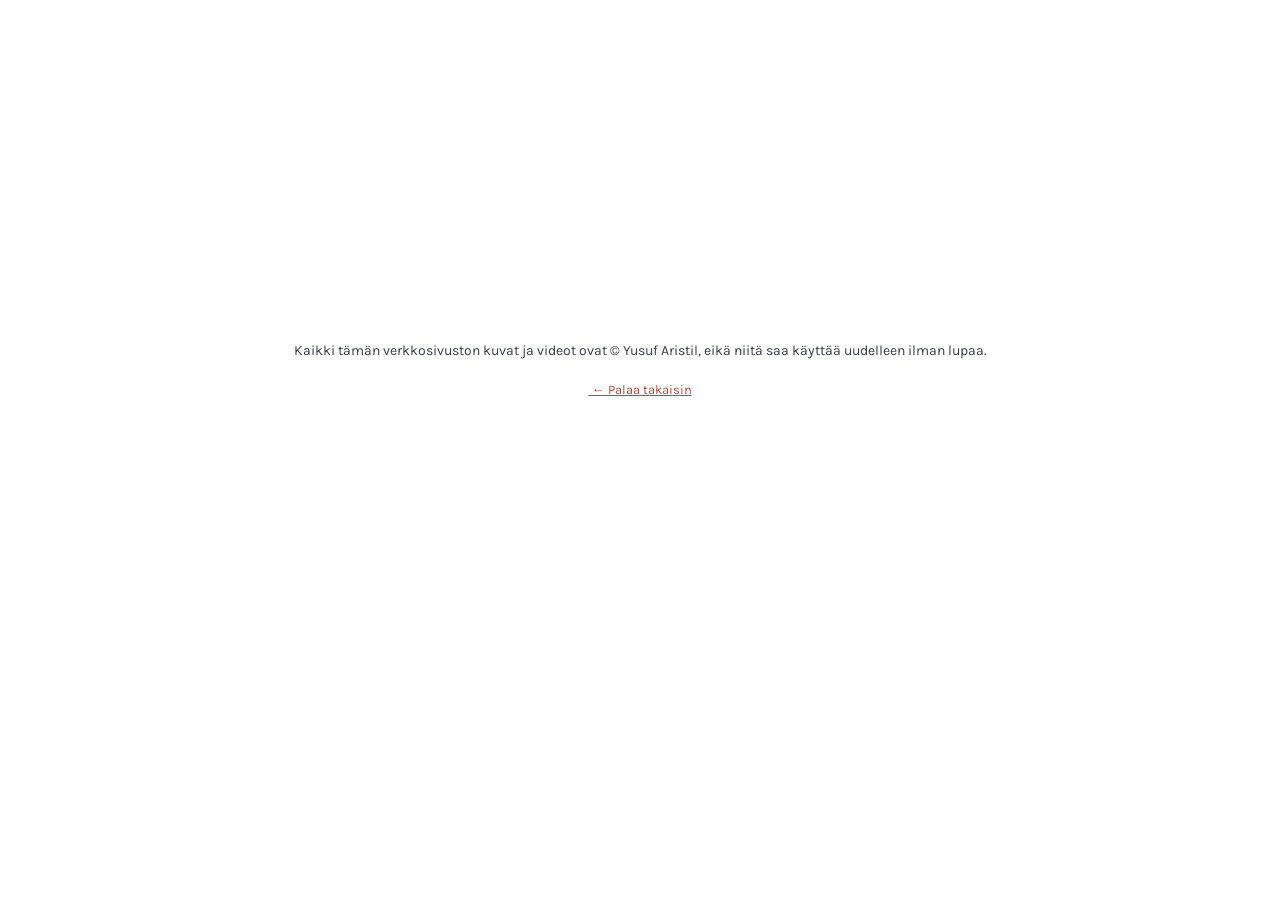
<file: fi/tos.html>
<!DOCTYPE html>
<html data-bs-theme="light" lang="en">

<head>
    <meta charset="utf-8">
    <meta name="viewport" content="width=device-width, initial-scale=1.0, shrink-to-fit=no">
    <title>Studio - Yvaristil</title>
    <link rel="icon" type="image/jpeg" sizes="2555x2555" href="../assets/img/Final.jpg">
    <link rel="stylesheet" href="../assets/bootstrap/css/bootstrap.min.css">
    <link rel="stylesheet" href="https://fonts.googleapis.com/css?family=Adamina&amp;display=swap">
    <link rel="stylesheet" href="https://fonts.googleapis.com/css?family=Karla&amp;display=swap">
    <link rel="stylesheet" href="https://fonts.googleapis.com/css?family=Lora&amp;display=swap">
    <link rel="stylesheet" href="https://fonts.googleapis.com/css?family=Noto+Sans+JP&amp;display=swap">
    <link rel="stylesheet" href="https://fonts.googleapis.com/css?family=Noto+Serif+Georgian&amp;display=swap">
    <link rel="stylesheet" href="https://fonts.googleapis.com/css?family=Open+Sans&amp;display=swap">
    <link rel="stylesheet" href="https://fonts.googleapis.com/css?family=Roboto&amp;display=swap">
    <link rel="stylesheet" href="../assets/css/bss-overrides.css">
    <link rel="stylesheet" href="../assets/css/Client-Logo-Slider.css">
    <link rel="stylesheet" href="../assets/css/Footer-Dark-Multi-Column-icons.css">
    <link rel="stylesheet" href="../assets/css/MAV_LanguageSelectButton.css">
    <link rel="stylesheet" href="../assets/css/styles.css">
    <link rel="stylesheet" href="../assets/css/untitled-3.css">
    <link rel="stylesheet" href="../assets/css/untitled-4.css">
    <link rel="stylesheet" href="../assets/css/untitled-5.css">
    <link rel="stylesheet" href="../assets/css/untitled-6.css">
    <link rel="stylesheet" href="../assets/css/untitled-7.css">
</head>

<body>
    <div style="padding-top: 340px;text-align: center;">
        <p class="font2" style="text-align: center;font-size: 14px;">Kaikki tämän verkkosivuston kuvat ja videot ovat © Yusuf Aristil, eikä niitä saa käyttää uudelleen ilman lupaa.</p><a class="font2" href="studio.html" style="color: rgb(180,73,58);">&nbsp;← Palaa takaisin</a>
    </div>
    <div style="padding-left: 27px;padding-top: 10px;"></div>
    <script src="../assets/bootstrap/js/bootstrap.min.js"></script>
    <script src="../assets/js/bs-init.js"></script>
    <script src="../assets/js/Client-Logo-Slider-client-slider.js"></script>
</body>

</html>
</file>
<file: assets/css/bss-overrides.css>
.swiper-vertical {
  max-height: 100vh;
}

.swiper-nav-standalone .swiper-button-prev, .swiper-nav-standalone .swiper-button-next {
  position: relative;
  top: auto;
  right: auto;
  bottom: auto;
  left: auto;
  width: auto;
  height: auto;
  margin: 0;
}

.swiper-nav-standalone .swiper-button-prev:after, .swiper-nav-standalone .swiper-button-next:after {
  content: "";
}

.swiper-nav-custom .swiper-button-prev:after, .swiper-nav-custom .swiper-button-next:after {
  content: "";
}
</file>
<file: assets/css/Client-Logo-Slider.css>
article, aside, details, figcaption, figure, footer, header, hgroup, main, menu, nav, section, summary {
  display: block;
}

img {
  border: 0;
}

* {
  -webkit-box-sizing: border-box;
  -moz-box-sizing: border-box;
  box-sizing: border-box;
}

img {
  vertical-align: middle;
}

.col-lg-1, .col-lg-10, .col-lg-11, .col-lg-12, .col-lg-2, .col-lg-3, .col-lg-4, .col-lg-5, .col-lg-6, .col-lg-7, .col-lg-8, .col-lg-9, .col-md-1, .col-md-10, .col-md-11, .col-md-12, .col-md-2, .col-md-3, .col-md-4, .col-md-5, .col-md-6, .col-md-7, .col-md-8, .col-md-9, .col-sm-1, .col-sm-10, .col-sm-11, .col-sm-12, .col-sm-2, .col-sm-3, .col-sm-4, .col-sm-5, .col-sm-6, .col-sm-7, .col-sm-8, .col-sm-9, .col-xs-1, .col-xs-10, .col-xs-11, .col-xs-12, .col-xs-2, .col-xs-3, .col-xs-4, .col-xs-5, .col-xs-6, .col-xs-7, .col-xs-8, .col-xs-9 {
  position: relative;
  min-height: 1px;
  padding-right: 15px;
  padding-left: 15px;
}

@media (min-width:768px) {
  .col-sm-1, .col-sm-10, .col-sm-11, .col-sm-12, .col-sm-2, .col-sm-3, .col-sm-4, .col-sm-5, .col-sm-6, .col-sm-7, .col-sm-8, .col-sm-9 {
    float: left;
  }
}

@media (min-width:768px) {
  .col-sm-4 {
    width: 33.33333333%;
  }
}

@media (min-width:992px) {
  .col-md-1, .col-md-10, .col-md-11, .col-md-12, .col-md-2, .col-md-3, .col-md-4, .col-md-5, .col-md-6, .col-md-7, .col-md-8, .col-md-9 {
    float: left;
  }
}

@media (min-width:992px) {
  .col-md-3 {
    width: 25%;
  }
}

@media (min-width:1200px) {
  .col-lg-1, .col-lg-10, .col-lg-11, .col-lg-12, .col-lg-2, .col-lg-3, .col-lg-4, .col-lg-5, .col-lg-6, .col-lg-7, .col-lg-8, .col-lg-9 {
    float: left;
  }
}

@media (min-width:1200px) {
  .col-lg-2 {
    width: 16.66666667%;
  }
}

article, aside, details, figcaption, figure, footer, header, hgroup, main, menu, nav, section, summary {
  display: block;
}

article, aside, details, figcaption, figure, footer, header, hgroup, main, menu, nav, section, summary {
  display: block;
}

article, aside, details, figcaption, figure, footer, header, hgroup, main, menu, nav, section, summary {
  display: block;
}

article, aside, details, figcaption, figure, footer, header, hgroup, main, menu, nav, section, summary {
  display: block;
}

img {
  border: 0;
}

* {
  -webkit-box-sizing: border-box;
  -moz-box-sizing: border-box;
  box-sizing: border-box;
}

img {
  vertical-align: middle;
}

.col-lg-1, .col-lg-10, .col-lg-11, .col-lg-12, .col-lg-2, .col-lg-3, .col-lg-4, .col-lg-5, .col-lg-6, .col-lg-7, .col-lg-8, .col-lg-9, .col-md-1, .col-md-10, .col-md-11, .col-md-12, .col-md-2, .col-md-3, .col-md-4, .col-md-5, .col-md-6, .col-md-7, .col-md-8, .col-md-9, .col-sm-1, .col-sm-10, .col-sm-11, .col-sm-12, .col-sm-2, .col-sm-3, .col-sm-4, .col-sm-5, .col-sm-6, .col-sm-7, .col-sm-8, .col-sm-9, .col-xs-1, .col-xs-10, .col-xs-11, .col-xs-12, .col-xs-2, .col-xs-3, .col-xs-4, .col-xs-5, .col-xs-6, .col-xs-7, .col-xs-8, .col-xs-9 {
  position: relative;
  min-height: 1px;
  padding-right: 15px;
  padding-left: 15px;
}

@media (min-width:768px) {
  .col-sm-1, .col-sm-10, .col-sm-11, .col-sm-12, .col-sm-2, .col-sm-3, .col-sm-4, .col-sm-5, .col-sm-6, .col-sm-7, .col-sm-8, .col-sm-9 {
    float: left;
  }
}

@media (min-width:768px) {
  .col-sm-4 {
    width: 33.33333333%;
  }
}

@media (min-width:992px) {
  .col-md-1, .col-md-10, .col-md-11, .col-md-12, .col-md-2, .col-md-3, .col-md-4, .col-md-5, .col-md-6, .col-md-7, .col-md-8, .col-md-9 {
    float: left;
  }
}

@media (min-width:992px) {
  .col-md-3 {
    width: 25%;
  }
}

@media (min-width:1200px) {
  .col-lg-1, .col-lg-10, .col-lg-11, .col-lg-12, .col-lg-2, .col-lg-3, .col-lg-4, .col-lg-5, .col-lg-6, .col-lg-7, .col-lg-8, .col-lg-9 {
    float: left;
  }
}

@media (min-width:1200px) {
  .col-lg-2 {
    width: 16.66666667%;
  }
}

article, aside, details, figcaption, figure, footer, header, hgroup, main, menu, nav, section, summary {
  display: block;
}

html, body {
  width: 100%;
  overflow-x: hidden;
}

html, body {
  width: 100%;
  overflow-x: hidden;
}

.menu-nav {
  bottom: 0;
  margin: 0;
  padding: 25px 0 25px;
  max-height: -webkit-calc(100% - 167px);
  max-height: calc(100% - 167px);
  overflow-y: auto;
  -webkit-overflow-scrolling: touch;
  max-width: 100%;
  overflow-x: hidden;
  -ms-overflow-style: none;
  scrollbar-width: none;
}

.menu-nav {
  bottom: 0;
  margin: 0;
  padding: 25px 0 25px;
  max-height: -webkit-calc(100% - 167px);
  max-height: calc(100% - 167px);
  overflow-y: auto;
  -webkit-overflow-scrolling: touch;
  max-width: 100%;
  overflow-x: hidden;
  -ms-overflow-style: none;
  scrollbar-width: none;
}

.menu-nav a.active {
  color: #ff5441;
  text-decoration: underline;
}

.menu-nav .category_name {
  color: #393c4b;
  font-weight: bold;
}

#wrapper {
  margin: 0 0 0 200px;
  position: relative;
  top: 73px;
  background: #ffffff;
  opacity: 1;
  -webkit-transition: opacity 300ms ease;
  transition: opacity 300ms ease;
}

#wrapper.no-transition {
  -moz-transition: opacity 300ms ease, height 0s !important;
  -webkit-transition: opacity 300ms ease, height 0s !important;
  transition: opacity 300ms ease, height 0s !important;
}

body.gallery #assets {
  opacity: 1;
}

body.gallery .gallery-navigation {
  color: #ff5441;
  font-family: Karla, sans-serif;
  font-size: 14px;
  text-decoration: underline;
  text-decoration: none;
  outline: none;
}

body.gallery .gallery-navigation {
  margin: 0 0 7px 0;
  font-weight: normal;
}

a.gallery-navigation {
  color: #ab1827;
}

.gallery-navigation {
  color: #ab1827;
}

.font {
  font-family: monospace;
  color: maroon;
}

.font {
}

.font2 {
  font-family: 'Karla';
  color: #393c4b;
  font-size: small;
}

.dropdownc {
  background-color: red;
}

pointer {
  pointer-events: none;
}

img {
  webkit-touch-callout: none;
  pointer-events: none;
}

a:hover {
  cursor: url('https://cdn.cursors-4u.net/previews/minecraft-diamond-axe-7787b88b-32.webp') 32 32, pointer !important;
}

.dropdown-menu {
  z-index: 1070;
}

.gallery {
  z-index: 1070;
}

.gallery-1 {
  z-index: 1070;
}
</file>
<file: assets/css/Footer-Dark-Multi-Column-icons.css>
.bs-icon {
  --bs-icon-size: .75rem;
  display: flex;
  flex-shrink: 0;
  justify-content: center;
  align-items: center;
  font-size: var(--bs-icon-size);
  width: calc(var(--bs-icon-size) * 2);
  height: calc(var(--bs-icon-size) * 2);
  color: var(--bs-primary);
}

.bs-icon-xs {
  --bs-icon-size: 1rem;
  width: calc(var(--bs-icon-size) * 1.5);
  height: calc(var(--bs-icon-size) * 1.5);
}

.bs-icon-sm {
  --bs-icon-size: 1rem;
}

.bs-icon-md {
  --bs-icon-size: 1.5rem;
}

.bs-icon-lg {
  --bs-icon-size: 2rem;
}

.bs-icon-xl {
  --bs-icon-size: 2.5rem;
}

.bs-icon.bs-icon-primary {
  color: var(--bs-white);
  background: var(--bs-primary);
}

.bs-icon.bs-icon-primary-light {
  color: var(--bs-primary);
  background: rgba(var(--bs-primary-rgb), .2);
}

.bs-icon.bs-icon-semi-white {
  color: var(--bs-primary);
  background: rgba(255, 255, 255, .5);
}

.bs-icon.bs-icon-rounded {
  border-radius: .5rem;
}

.bs-icon.bs-icon-circle {
  border-radius: 50%;
}

.row {
}

.dropdown {
}

:root {
  --bs-dropdown-link-active-bg: #your-color-here !important;
}
</file>
<file: assets/css/MAV_LanguageSelectButton.css>
.btn:not(:disabled):not(.disabled) {
}
</file>
<file: assets/css/styles.css>
.navbar {
}

h2 {
}
</file>
<file: assets/css/untitled-3.css>
.logo-scroller {
  overflow: hidden;
  padding: 2rem 0;
  background: #ffff;
}

.logo-slide {
  display: flex !important;
  animation: scroll 35s linear infinite;
  width: max-content;
}

.logo-slide img {
  height: 50px;
  width: auto;
  margin: 0 2rem 0 0;
  opacity: 1;
}

.logo-slide img:hover {
  opacity: 1;
}

@keyframes scroll {
  0% {
    transform: translateX(0);
  }
  100% {
    transform: translateX(-50%);
  }
}

/* Pause on hover */

.logo-scroller:hover .logo-slide {
  animation-play-state: paused;
}
</file>
<file: assets/css/untitled-4.css>
:root, [data-bs-theme=light] {
  --bs-blue: #0d6efd;
  --bs-indigo: #6610f2;
  --bs-purple: #6f42c1;
  --bs-pink: #d63384;
  --bs-red: #dc3545;
  --bs-orange: #fd7e14;
  --bs-yellow: #ffc107;
  --bs-green: #198754;
  --bs-teal: #20c997;
  --bs-cyan: #0dcaf0;
  --bs-black: #000;
  --bs-white: #fff;
  --bs-gray: #6c757d;
  --bs-gray-dark: #343a40;
  --bs-gray-100: #f8f9fa;
  --bs-gray-200: #e9ecef;
  --bs-gray-300: #dee2e6;
  --bs-gray-400: #ced4da;
  --bs-gray-500: #adb5bd;
  --bs-gray-600: #6c757d;
  --bs-gray-700: #495057;
  --bs-gray-800: #343a40;
  --bs-gray-900: #212529;
  --bs-primary: #0d6efd;
  --bs-secondary: #6c757d;
  --bs-success: #198754;
  --bs-info: #0dcaf0;
  --bs-warning: #ffc107;
  --bs-danger: #dc3545;
  --bs-light: #f8f9fa;
  --bs-dark: #212529;
  --bs-primary-rgb: 13,110,253;
  --bs-secondary-rgb: 108,117,125;
  --bs-success-rgb: 25,135,84;
  --bs-info-rgb: 13,202,240;
  --bs-warning-rgb: 255,193,7;
  --bs-danger-rgb: 220,53,69;
  --bs-light-rgb: 248,249,250;
  --bs-dark-rgb: 33,37,41;
  --bs-primary-text-emphasis: #052c65;
  --bs-secondary-text-emphasis: #2b2f32;
  --bs-success-text-emphasis: #0a3622;
  --bs-info-text-emphasis: #055160;
  --bs-warning-text-emphasis: #664d03;
  --bs-danger-text-emphasis: #58151c;
  --bs-light-text-emphasis: #495057;
  --bs-dark-text-emphasis: #495057;
  --bs-primary-bg-subtle: #cfe2ff;
  --bs-secondary-bg-subtle: #e2e3e5;
  --bs-success-bg-subtle: #d1e7dd;
  --bs-info-bg-subtle: #cff4fc;
  --bs-warning-bg-subtle: #fff3cd;
  --bs-danger-bg-subtle: #f8d7da;
  --bs-light-bg-subtle: #fcfcfd;
  --bs-dark-bg-subtle: #ced4da;
  --bs-primary-border-subtle: #9ec5fe;
  --bs-secondary-border-subtle: #c4c8cb;
  --bs-success-border-subtle: #a3cfbb;
  --bs-info-border-subtle: #9eeaf9;
  --bs-warning-border-subtle: #ffe69c;
  --bs-danger-border-subtle: #f1aeb5;
  --bs-light-border-subtle: #e9ecef;
  --bs-dark-border-subtle: #adb5bd;
  --bs-white-rgb: 255,255,255;
  --bs-black-rgb: 0,0,0;
  --bs-font-sans-serif: system-ui,-apple-system,"Segoe UI",Roboto,"Helvetica Neue","Noto Sans","Liberation Sans",Arial,sans-serif,"Apple Color Emoji","Segoe UI Emoji","Segoe UI Symbol","Noto Color Emoji";
  --bs-font-monospace: SFMono-Regular,Menlo,Monaco,Consolas,"Liberation Mono","Courier New",monospace;
  --bs-gradient: linear-gradient(180deg, rgba(255, 255, 255, 0.15), rgba(255, 255, 255, 0));
  --bs-body-font-family: var(--bs-font-sans-serif);
  --bs-body-font-size: 1rem;
  --bs-body-font-weight: 400;
  --bs-body-line-height: 1.5;
  --bs-body-color: #212529;
  --bs-body-color-rgb: 33,37,41;
  --bs-body-bg: #fff;
  --bs-body-bg-rgb: 255,255,255;
  --bs-emphasis-color: #000;
  --bs-emphasis-color-rgb: 0,0,0;
  --bs-secondary-color: rgba(33, 37, 41, 0.75);
  --bs-secondary-color-rgb: 33,37,41;
  --bs-secondary-bg: #e9ecef;
  --bs-secondary-bg-rgb: 233,236,239;
  --bs-tertiary-color: rgba(33, 37, 41, 0.5);
  --bs-tertiary-color-rgb: 33,37,41;
  --bs-tertiary-bg: #f8f9fa;
  --bs-tertiary-bg-rgb: 248,249,250;
  --bs-heading-color: inherit;
  --bs-link-color: #0d6efd;
  --bs-link-color-rgb: 13,110,253;
  --bs-link-decoration: underline;
  --bs-link-hover-color: var(--bs-danger-text-emphasis);
  --bs-link-hover-color-rgb: 10,88,202;
  --bs-code-color: #d63384;
  --bs-highlight-color: #212529;
  --bs-highlight-bg: #fff3cd;
  --bs-border-width: 1px;
  --bs-border-style: solid;
  --bs-border-color: #dee2e6;
  --bs-border-color-translucent: rgba(0, 0, 0, 0.175);
  --bs-border-radius: 0.375rem;
  --bs-border-radius-sm: 0.25rem;
  --bs-border-radius-lg: 0.5rem;
  --bs-border-radius-xl: 1rem;
  --bs-border-radius-xxl: 2rem;
  --bs-border-radius-2xl: var(--bs-border-radius-xxl);
  --bs-border-radius-pill: 50rem;
  --bs-box-shadow: 0 0.5rem 1rem rgba(0, 0, 0, 0.15);
  --bs-box-shadow-sm: 0 0.125rem 0.25rem rgba(0, 0, 0, 0.075);
  --bs-box-shadow-lg: 0 1rem 3rem rgba(0, 0, 0, 0.175);
  --bs-box-shadow-inset: inset 0 1px 2px rgba(0, 0, 0, 0.075);
  --bs-focus-ring-width: 0.25rem;
  --bs-focus-ring-opacity: 0.25;
  --bs-focus-ring-color: rgba(13, 110, 253, 0.25);
  --bs-form-valid-color: #198754;
  --bs-form-valid-border-color: #198754;
  --bs-form-invalid-color: #dc3545;
  --bs-form-invalid-border-color: #dc3545;
}
</file>
<file: assets/css/untitled-5.css>
.dropdown-menu {
  --bs-dropdown-zindex: 1000;
  --bs-dropdown-min-width: 10rem;
  --bs-dropdown-padding-x: 0;
  --bs-dropdown-padding-y: 0.5rem;
  --bs-dropdown-spacer: 0.125rem;
  --bs-dropdown-font-size: 1rem;
  --bs-dropdown-color: var(--bs-body-color);
  --bs-dropdown-bg: var(--bs-body-bg);
  --bs-dropdown-border-color: var(--bs-border-color-translucent);
  --bs-dropdown-border-radius: var(--bs-border-radius);
  --bs-dropdown-border-width: var(--bs-border-width);
  --bs-dropdown-inner-border-radius: calc(var(--bs-border-radius) - var(--bs-border-width));
  --bs-dropdown-divider-bg: var(--bs-border-color-translucent);
  --bs-dropdown-divider-margin-y: 0.5rem;
  --bs-dropdown-box-shadow: var(--bs-box-shadow);
  --bs-dropdown-link-color: var(--bs-body-color);
  --bs-dropdown-link-hover-color: #b51223;
  --bs-dropdown-link-hover-bg: rgba(248,249,250,0);
  --bs-dropdown-link-active-color: var(--bs-dropdown-link-hover-color);
  --bs-dropdown-link-active-bg: rgba(75,253,13,0);
  --bs-dropdown-link-disabled-color: var(--bs-tertiary-color);
  --bs-dropdown-item-padding-x: 1rem;
  --bs-dropdown-item-padding-y: 0.25rem;
  --bs-dropdown-header-color: #6c757d;
  --bs-dropdown-header-padding-x: 1rem;
  --bs-dropdown-header-padding-y: 0.5rem;
  position: absolute;
  z-index: var(--bs-dropdown-zindex);
  display: none;
  min-width: var(--bs-dropdown-min-width);
  padding: var(--bs-dropdown-padding-y) var(--bs-dropdown-padding-x);
  margin: 0;
  font-size: var(--bs-dropdown-font-size);
  color: var(--bs-dropdown-color);
  text-align: left;
  list-style: none;
  background-color: var(--bs-dropdown-bg);
  background-clip: padding-box;
  border: var(--bs-dropdown-border-width) solid var(--bs-dropdown-border-color);
  border-radius: var(--bs-dropdown-border-radius);
}
</file>
<file: assets/css/untitled-6.css>
a:hover {
  --bs-link-color-rgb: #b51223;
}
</file>
<file: assets/css/untitled-7.css>
#lang {
  color: rgba(var(--bs-link-color-rgb),var(--bs-link-opacity,1));
  text-decoration: none;
}
</file>
